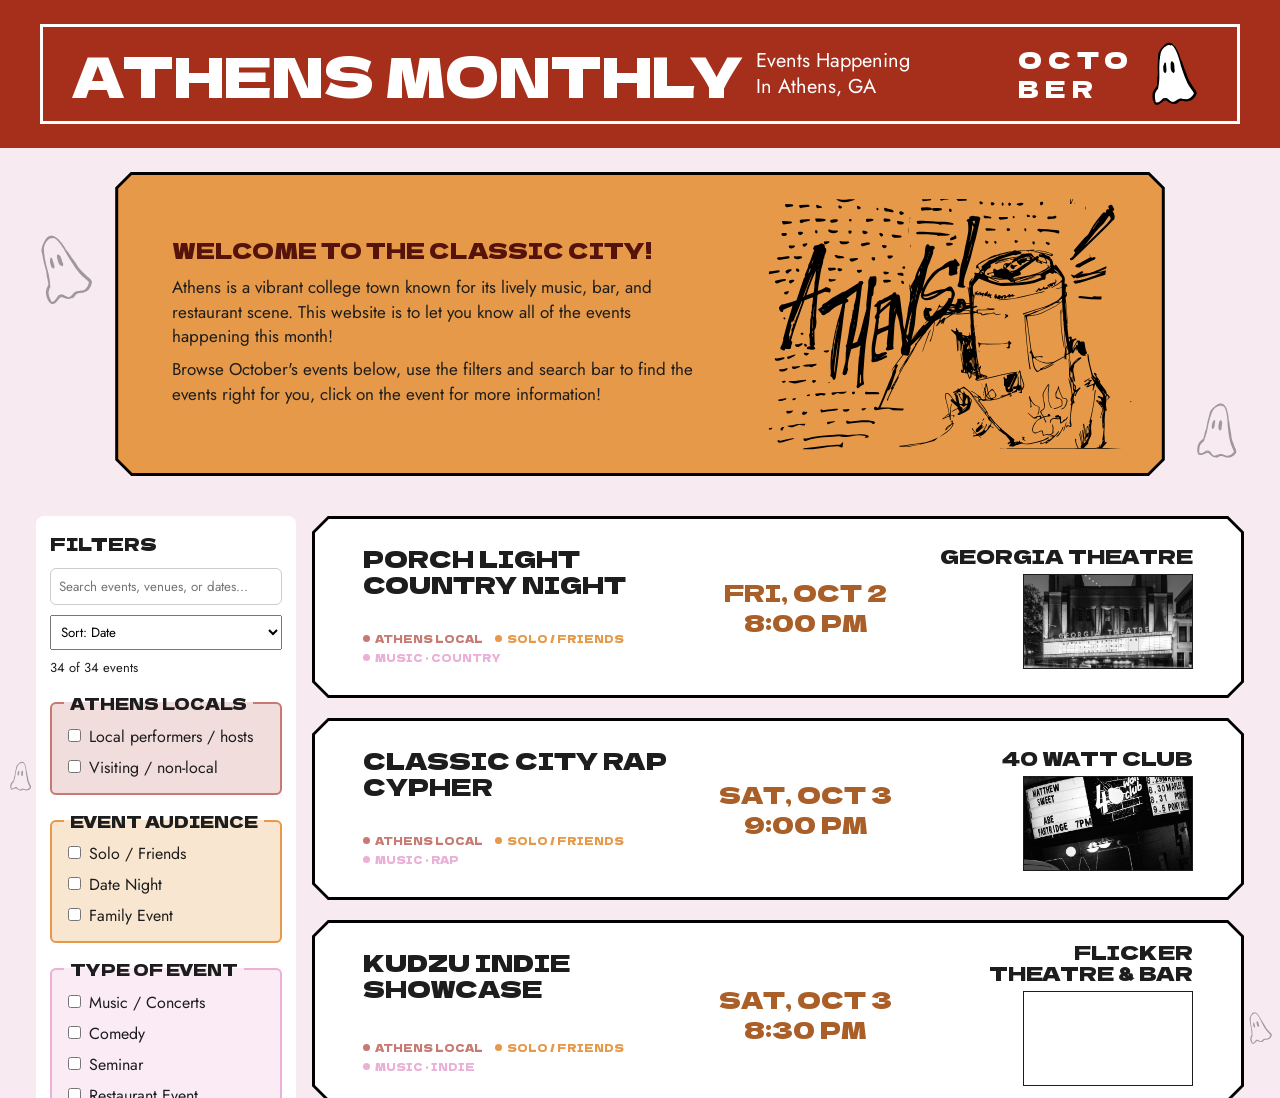
<file: index.html>
<!DOCTYPE html>
<html lang="en">
<head>
    <meta charset="UTF-8">
    <meta http-equiv="refresh" content="0; url=athens-monthly/">
    <link rel="canonical" href="athens-monthly/">
    <title>Athens Monthly</title>
</head>
<body>
    <p><a href="athens-monthly/">Go to Athens Monthly</a></p>
</body>
</html>
</file>
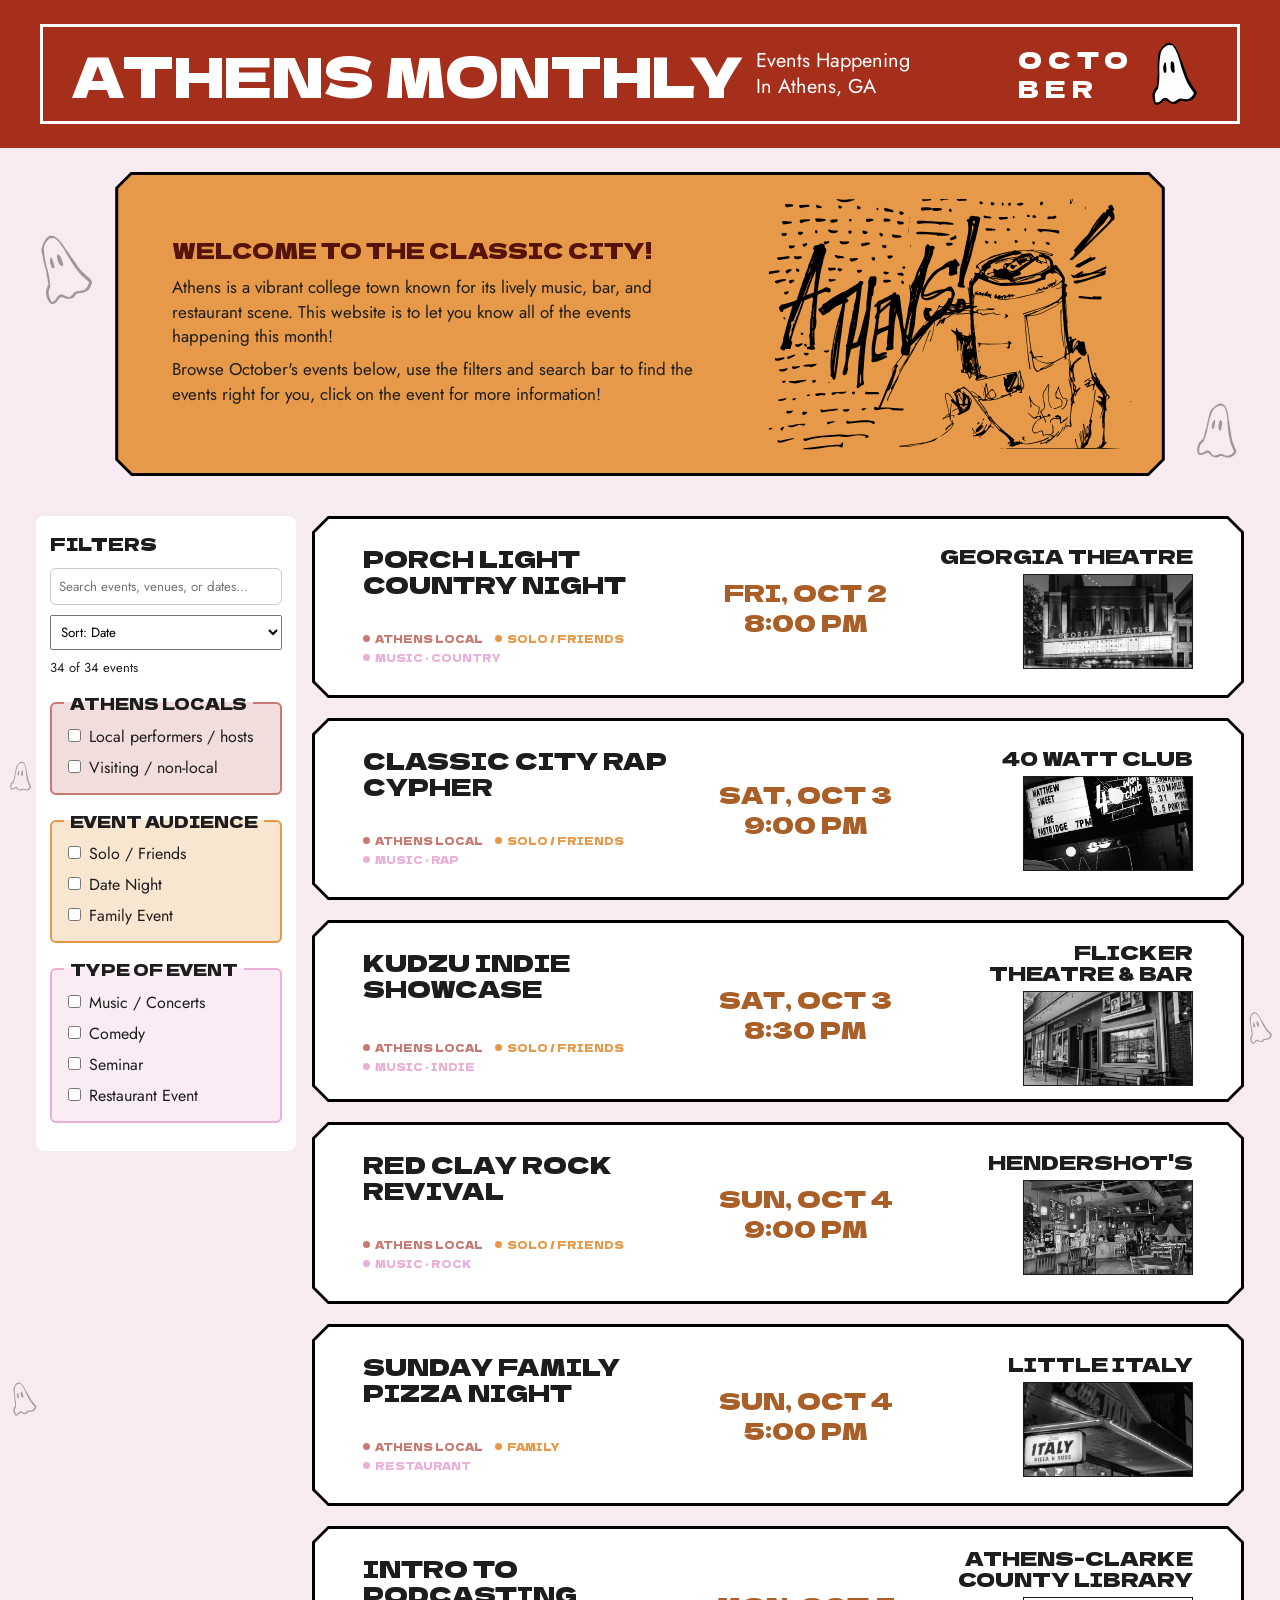
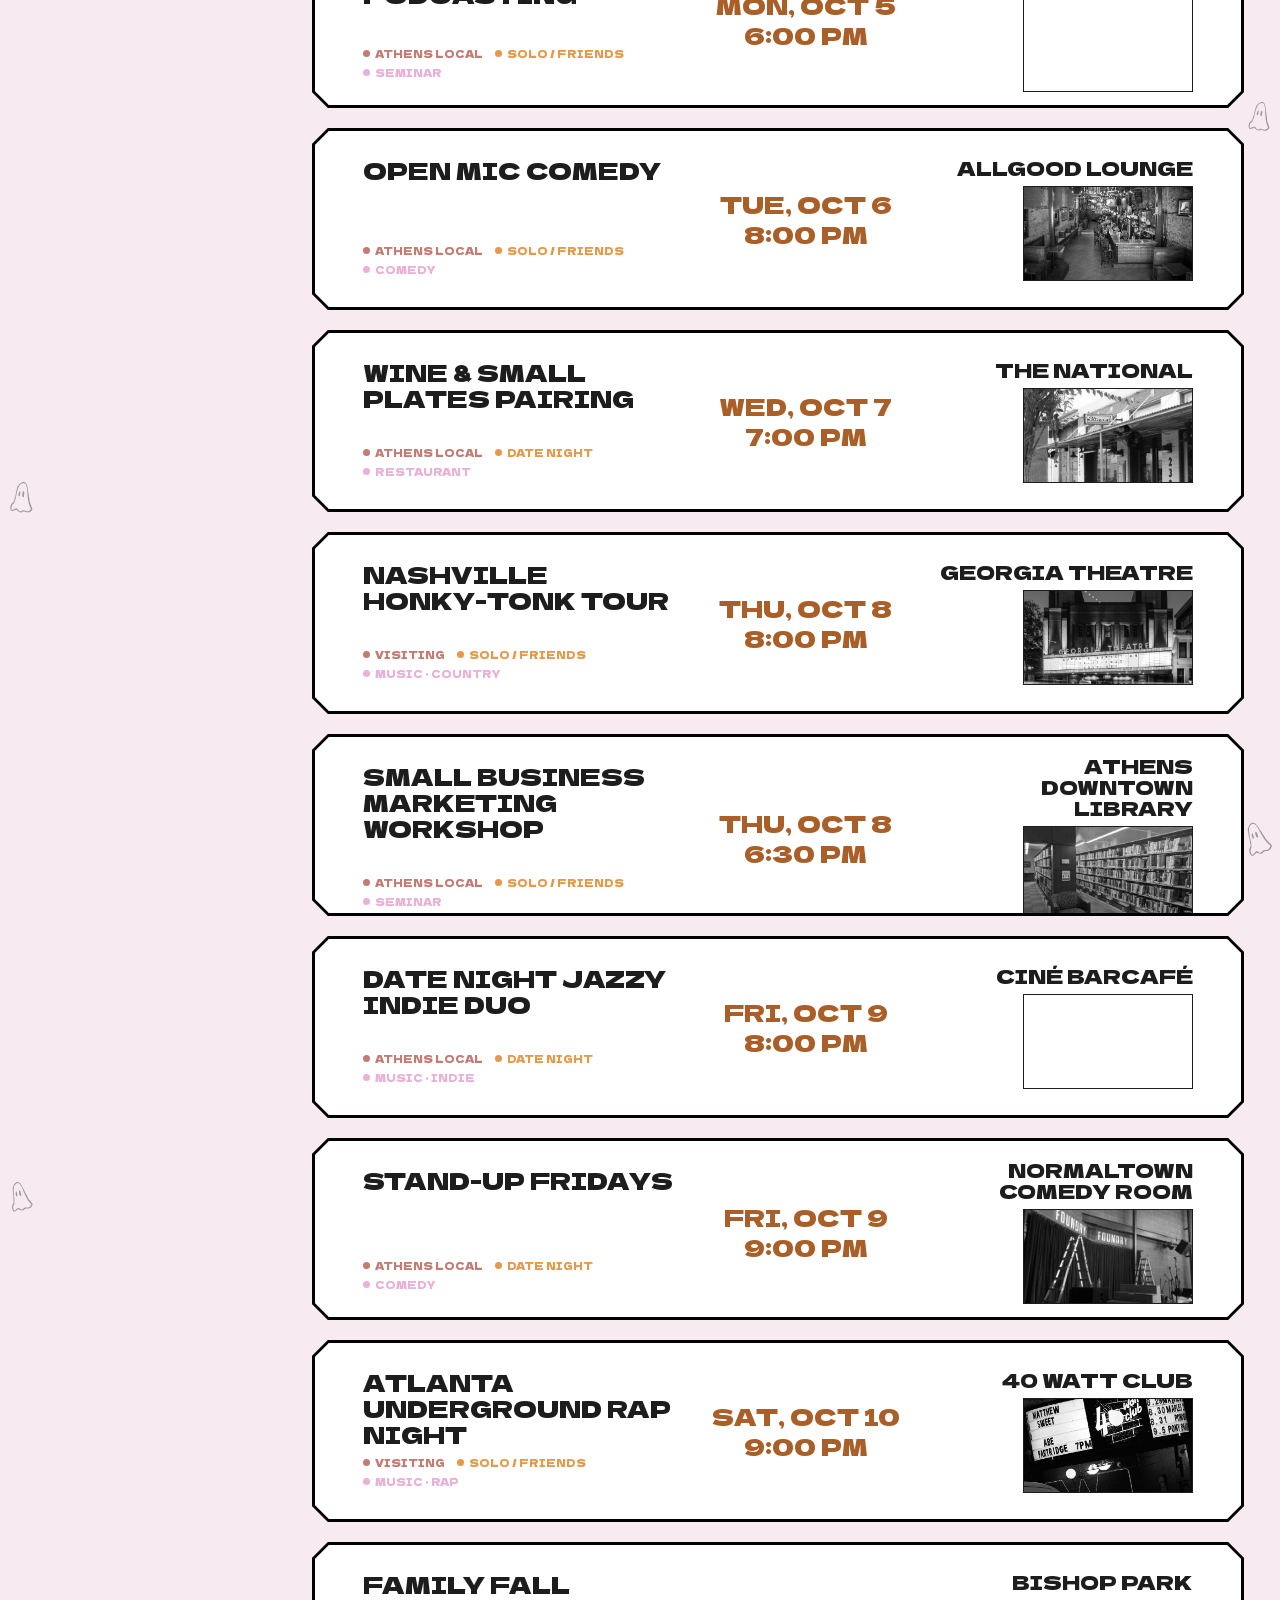
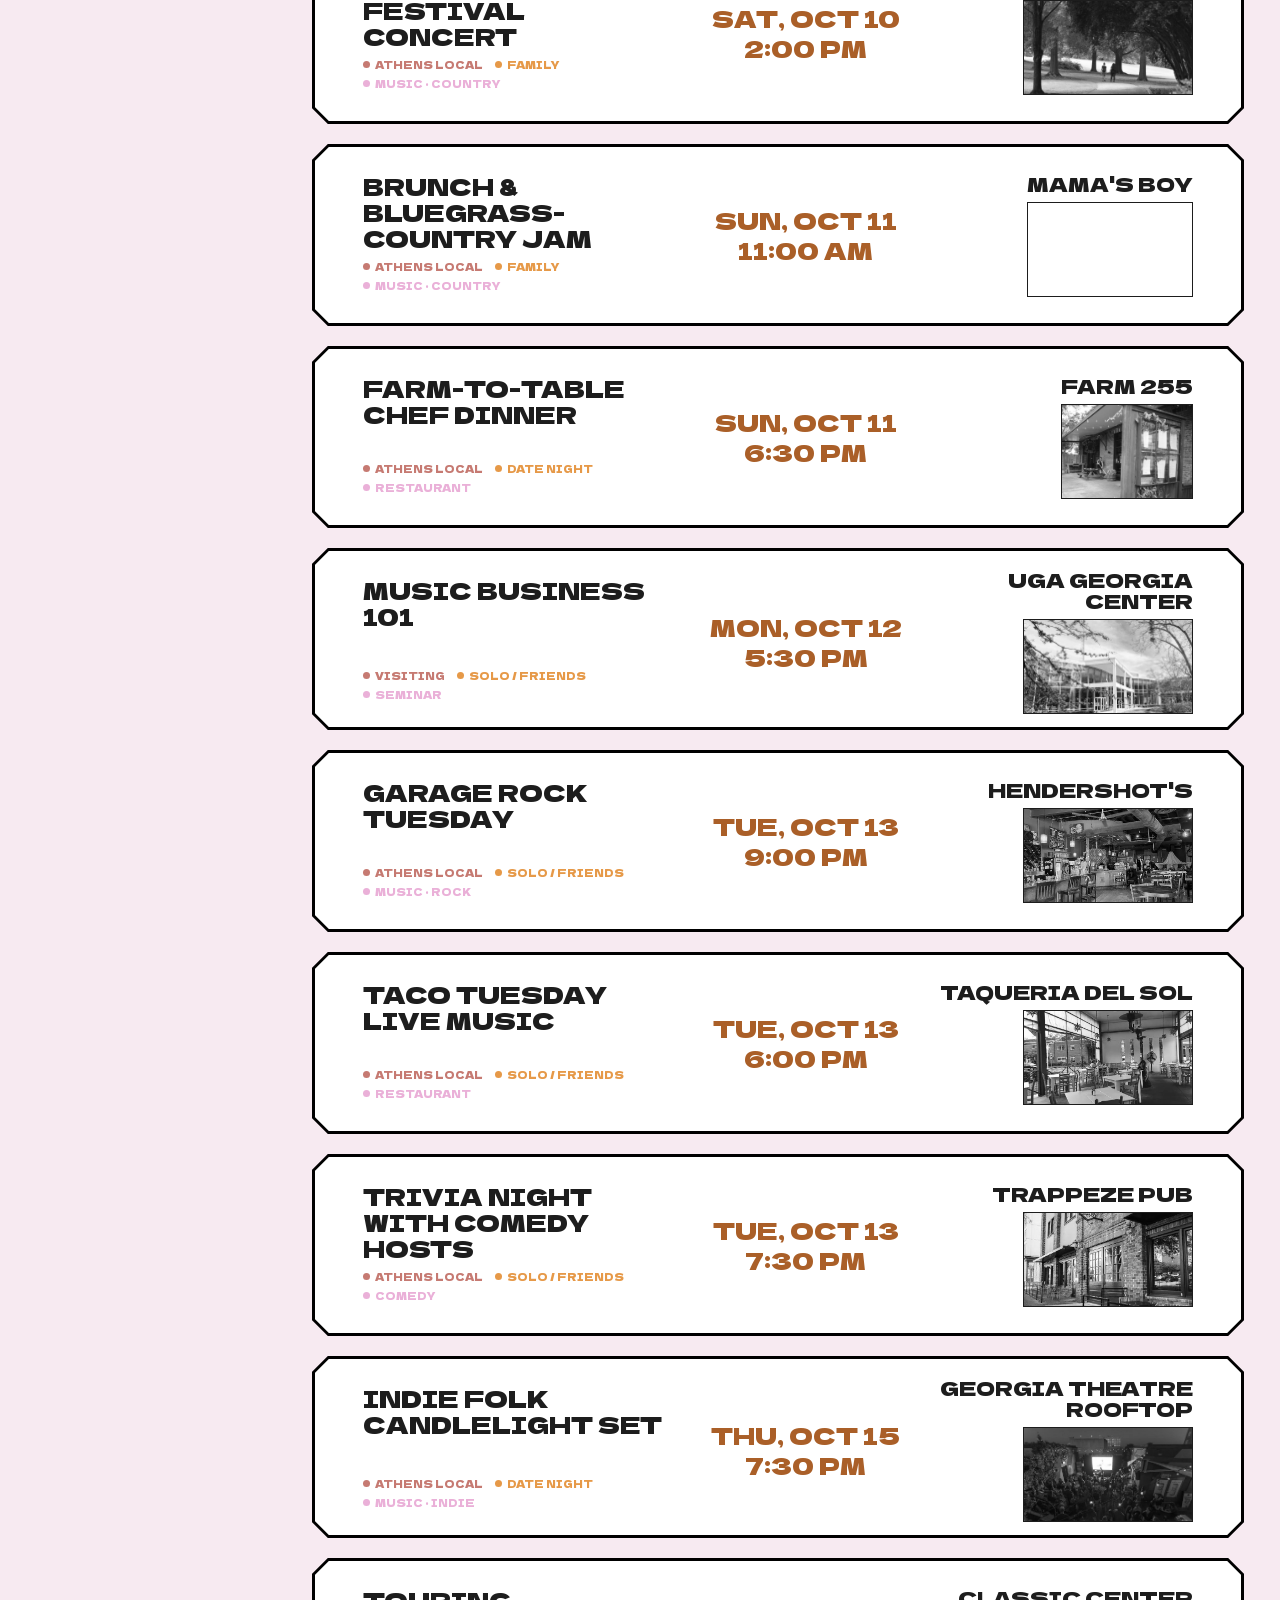
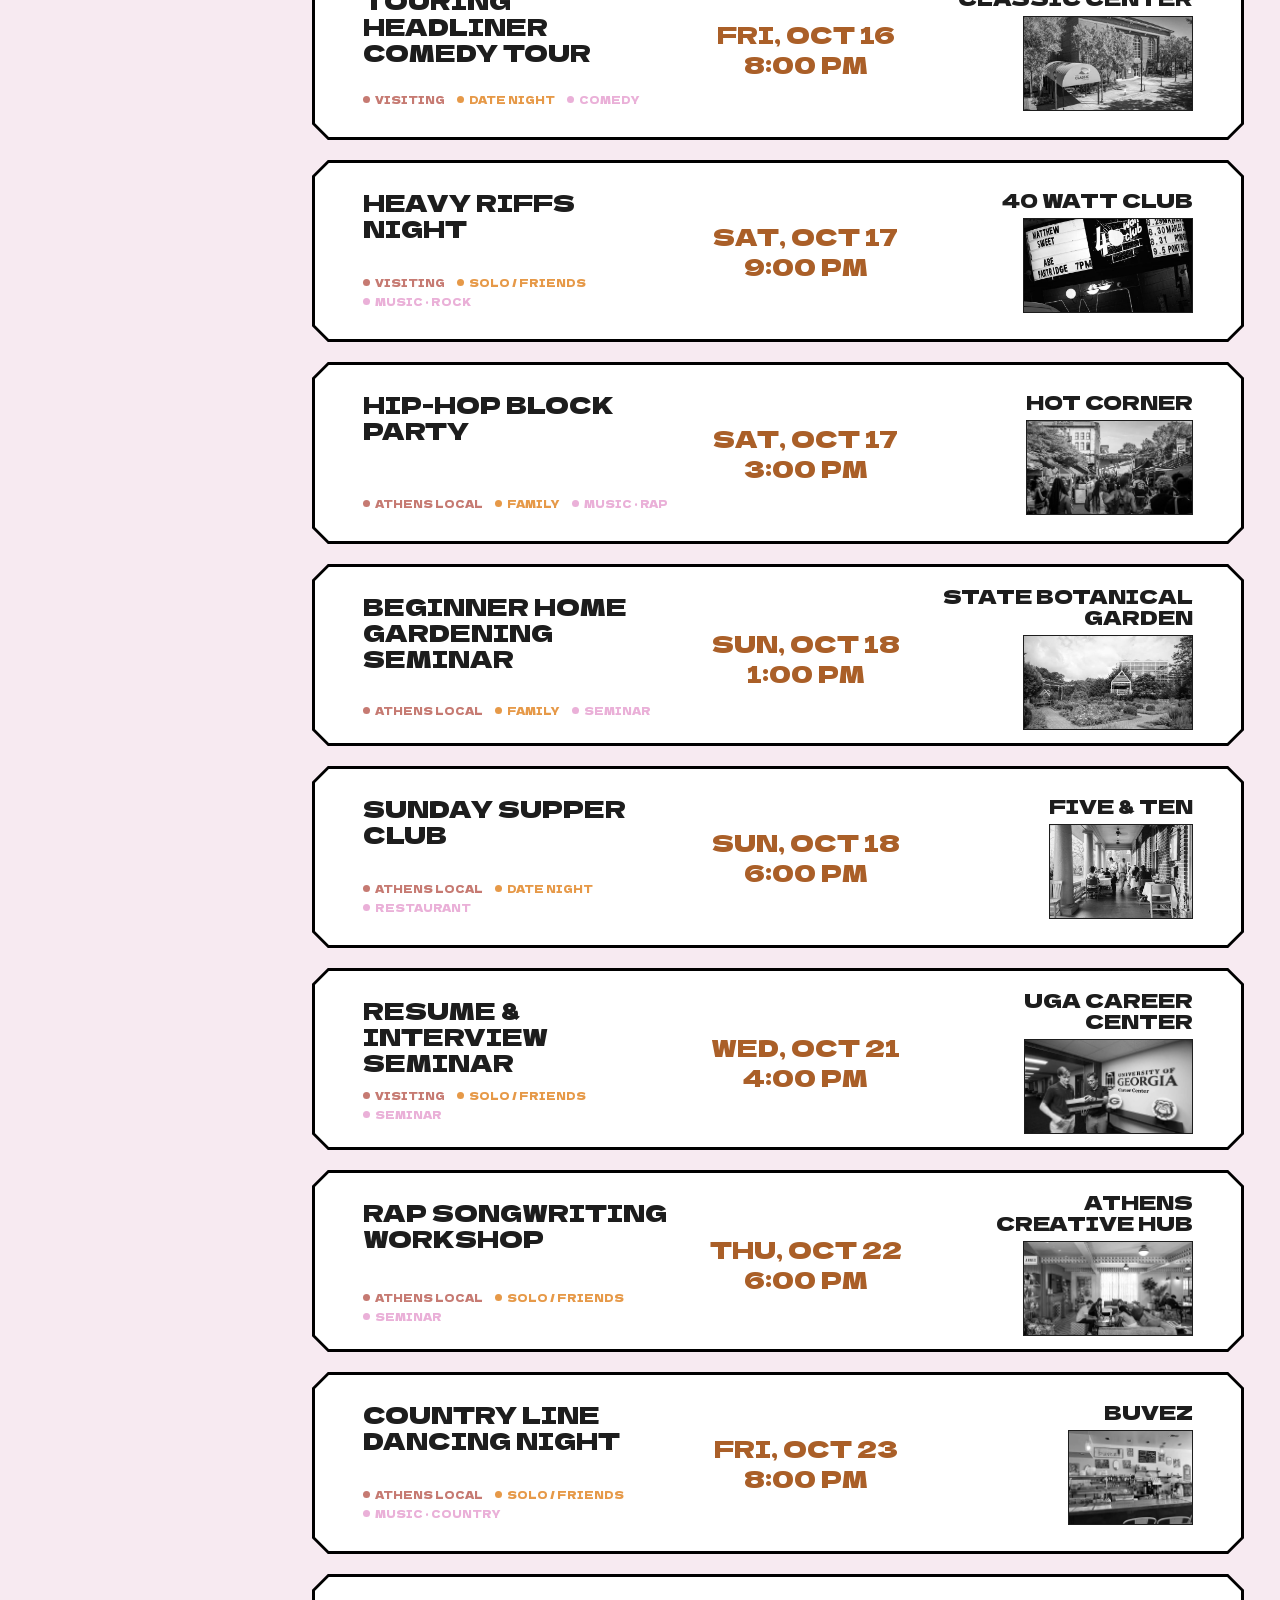
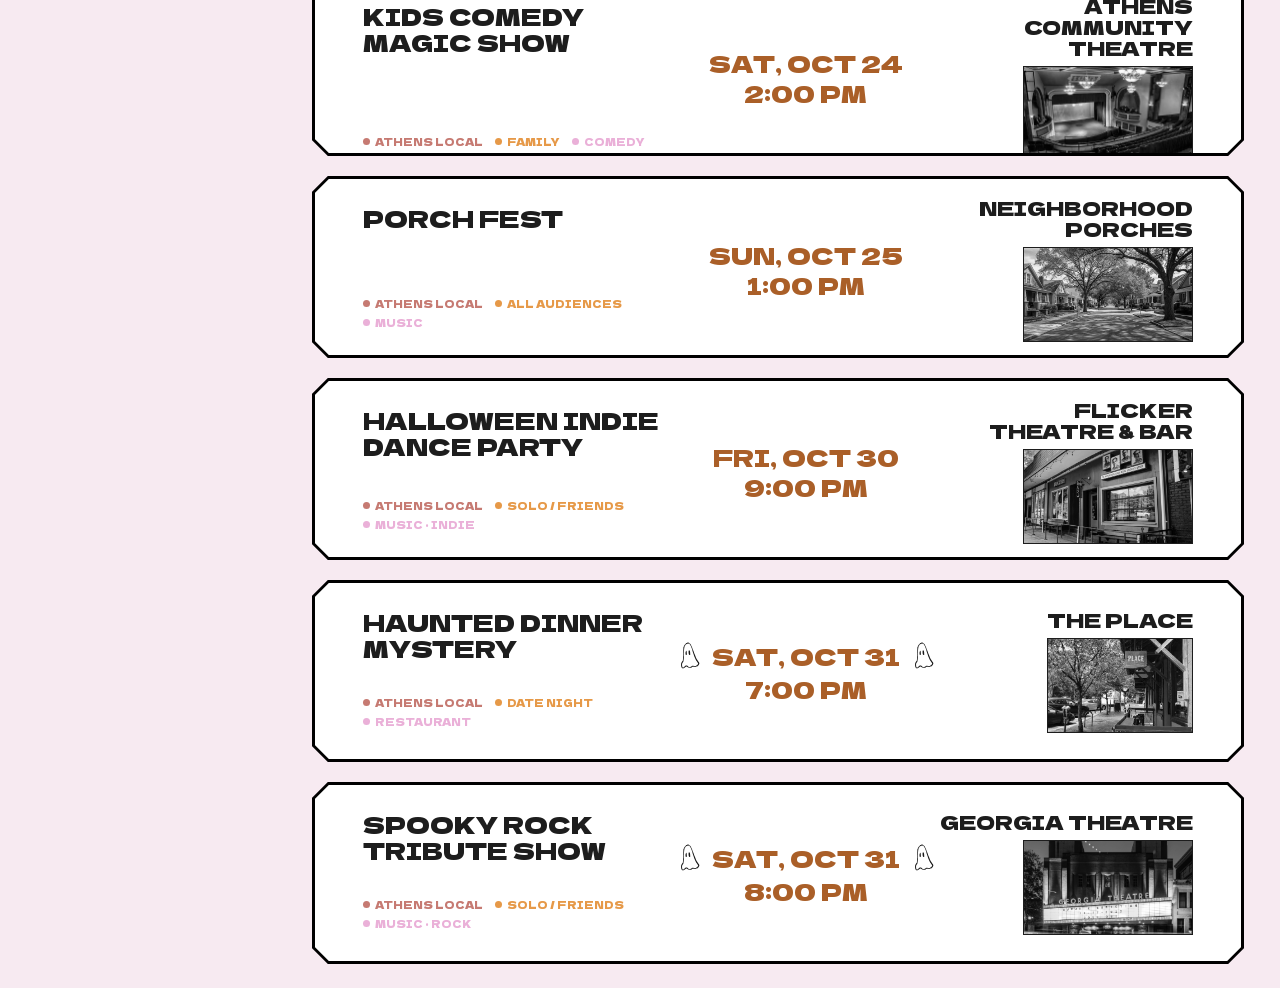
<file: athens-monthly/index.html>
<!DOCTYPE html>
<html lang="en">
<head>
    <meta charset="UTF-8">
    <meta name="viewport" content="width=device-width, initial-scale=1.0">
    <title>Athens Monthly</title>
    <link rel="preconnect" href="https://fonts.googleapis.com">
    <link href="https://fonts.googleapis.com/css2?family=Dela+Gothic+One&family=Jost:wght@400;500;600&display=swap" rel="stylesheet">
    <link rel="stylesheet" href="style.css">
</head>
<body>
    <div class="ghost-bg" aria-hidden="true">
        <img src="images/ghost.svg" alt="" style="top:230px; left:22px; width:78px; --r:-14deg">
        <img src="images/ghost.svg" alt="" style="top:400px; right:30px; width:64px; --r:12deg">
        <img src="images/ghost.svg" alt="" style="top:760px; left:4px; width:34px; --r:10deg">
        <img src="images/ghost.svg" alt="" style="top:1010px; right:4px; width:36px; --r:-10deg">
        <img src="images/ghost.svg" alt="" style="top:1380px; left:3px; width:38px; --r:-8deg">
        <img src="images/ghost.svg" alt="" style="top:1700px; right:3px; width:34px; --r:14deg">
        <img src="images/ghost.svg" alt="" style="top:2080px; left:4px; width:36px; --r:12deg">
        <img src="images/ghost.svg" alt="" style="top:2420px; right:4px; width:38px; --r:-12deg">
        <img src="images/ghost.svg" alt="" style="top:2780px; left:3px; width:34px; --r:-6deg">
    </div>

    <header>
        <div class="masthead">
            <h1>Athens Monthly</h1>
            <p>Events Happening<br>In Athens, GA</p>
            <div class="month">OCTO<br>BER</div>
            <img class="ghost" src="images/whiteghost.svg" alt="">
        </div>
    </header>

    <section class="intro">
        <div class="intro-inner">
            <img src="images/athensbackground.svg" alt="Illustration of Athens, Georgia">
            <div class="intro-text">
                <h2>Welcome to the Classic City!</h2>
                <p>Athens is a vibrant college town known for its lively music, bar, and restaurant scene. This website is to let you know all of the events happening this month!</p>
                <p>Browse October's events below, use the filters and search bar to find the events right for you, click on the event for more information!</p>
            </div>
        </div>
    </section>

    <div class="layout">
        <aside id="filters">
            <div class="filter-top">
                <h2>Filters</h2>
            </div>

            <input type="search" id="search" placeholder="Search events, venues, or dates..." aria-label="Search events">
            <div class="count-row">
                <select id="sort" aria-label="Sort by">
                    <option value="date">Sort: Date</option>
                    <option value="title">Sort: Name (A-Z)</option>
                    <option value="venue">Sort: Venue</option>
                </select>
                <p id="count"></p>
            </div>

            <fieldset class="locals">
                <legend>Athens Locals</legend>
                <label><input type="checkbox" name="local" value="local"> Local performers / hosts</label>
                <label><input type="checkbox" name="local" value="visiting"> Visiting / non-local</label>
            </fieldset>

            <fieldset class="type">
                <legend>Event Audience</legend>
                <label><input type="checkbox" name="audience" value="solo"> Solo / Friends</label>
                <label><input type="checkbox" name="audience" value="date"> Date Night</label>
                <label><input type="checkbox" name="audience" value="family"> Family Event</label>
            </fieldset>

            <fieldset class="event">
                <legend>Type of Event</legend>
                <label><input type="checkbox" name="category" value="music" id="music-parent"> Music / Concerts</label>
                <div class="sub" id="genres">
                    <label><input type="checkbox" name="genre" value="country"> Country</label>
                    <label><input type="checkbox" name="genre" value="rap"> Rap</label>
                    <label><input type="checkbox" name="genre" value="indie"> Indie</label>
                    <label><input type="checkbox" name="genre" value="rock"> Rock</label>
                </div>
                <label><input type="checkbox" name="category" value="comedy"> Comedy</label>
                <label><input type="checkbox" name="category" value="seminar"> Seminar</label>
                <label><input type="checkbox" name="category" value="restaurant"> Restaurant Event</label>
            </fieldset>
        </aside>

        <main>
            <div id="events"></div>
        </main>
    </div>

    <dialog id="modal">
        <button type="button" id="modal-close" aria-label="Close">&times;</button>
        <div id="modal-photo"></div>
        <div id="modal-body"></div>
    </dialog>

    <script src="events.js"></script>
    <script src="script.js"></script>
</body>
</html>
</file>
<file: athens-monthly/style.css>
* { box-sizing: border-box; }

body {
    margin: 0;
    position: relative;
    font-family: "Jost", "Futura", "Century Gothic", Arial, sans-serif;
    background: #f7eaf1;
    color: #1d1d1d;
}

input, select, button { font-family: inherit; }

input[type="checkbox"] { accent-color: var(--uga-red); }

:focus-visible { outline: 3px solid var(--date); outline-offset: 2px; }

#search:focus, #sort:focus { outline: 3px solid var(--date); border-color: var(--uga-red); }

::selection { background: var(--type); color: #1d1d1d; }

header {
    background: var(--uga-red);
    color: #fff;
    padding: 24px 40px;
    position: sticky;
    top: 0;
    z-index: 10;
}

.masthead {
    display: flex;
    align-items: center;
    gap: clamp(12px, 1vw, 16px);
    width: min(100%, 1600px);
    margin-inline: auto;
    border: 3px solid #fff;
    padding: 18px clamp(24px, 2.3vw, 32px);
}

header h1 {
    margin: 0;
    font-family: "Dela Gothic One", "Arial Black", Arial, sans-serif;
    font-weight: normal;
    font-size: clamp(28px, 5vw, 56px);
    line-height: 1;
    text-transform: uppercase;
    white-space: nowrap;
}

header p { margin: 0; font-size: 20px; line-height: 1.3; }

.month {
    margin-left: auto;
    margin-right: -14px;
    font-family: "Dela Gothic One", "Arial Black", Arial, sans-serif;
    font-size: 24px;
    line-height: 1.2;
    letter-spacing: 0.25em;
}

.ghost { width: 75px; height: 83px; margin: -15px 0; flex-shrink: 0; object-fit: contain; }

.ghost-bg {
    position: absolute;
    inset: 0;
    z-index: -1;
    overflow: hidden;
    pointer-events: none;
}

.ghost-bg img {
    position: absolute;
    height: auto;
    opacity: 0.35;
    transform: rotate(var(--r, 0deg));
}


.date-line { display: flex !important; align-items: center; justify-content: center; gap: 8px; white-space: nowrap; }
.date-ghost { width: 30px; height: 30px; object-fit: contain; opacity: 0.9; pointer-events: none; }


.intro {
    --bevel: 16px;
    background: #000;
    padding: 3px;
    width: min(1400px, calc(100% - clamp(64px, 18vw, 260px)));
    margin: 24px auto 0;
    clip-path: polygon(var(--bevel) 0, calc(100% - var(--bevel)) 0, 100% var(--bevel),
        100% calc(100% - var(--bevel)), calc(100% - var(--bevel)) 100%, var(--bevel) 100%,
        0 calc(100% - var(--bevel)), 0 var(--bevel));
}

.intro-inner {
    --bevel: 14px;
    display: flex;
    align-items: center;
    gap: clamp(20px, 2vw, 28px);
    background: var(--type);
    padding: clamp(16px, 1.5vw, 24px) clamp(20px, 2vw, 28px);
    overflow: hidden;
    clip-path: polygon(var(--bevel) 0, calc(100% - var(--bevel)) 0, 100% var(--bevel),
        100% calc(100% - var(--bevel)), calc(100% - var(--bevel)) 100%, var(--bevel) 100%,
        0 calc(100% - var(--bevel)), 0 var(--bevel));
}


.intro img { width: 380px; height: 380px; margin: -60px 0; flex-shrink: 0; object-fit: contain; order: 2; }

.intro h2 {
    margin: 0 0 10px;
    font-family: "Dela Gothic One", "Arial Black", Arial, sans-serif;
    font-weight: normal;
    font-size: 22px;
    text-transform: uppercase;
    color: #55130b;
}

.intro-text { flex: 0 1 620px; width: 620px; max-width: 100%; padding: 0 24px 0 28px; }
.intro img { margin-left: auto; }

.intro p { margin: 0 0 8px; font-size: 17px; line-height: 1.45; }

.layout {
    display: flex;
    width: min(100%, 1600px);
    margin-inline: auto;
    gap: 16px;
    padding: 40px clamp(24px, 2.8vw, 40px) 24px;
    align-items: flex-start;
}

#filters {
    width: 260px;
    flex-shrink: 0;
    background: #fff;
    padding: 14px;
    border-radius: 8px;
    position: sticky;
    top: calc(var(--header-h, 0px) + 24px);
    max-height: calc(100vh - var(--header-h, 0px) - 48px);
    overflow-y: auto;
}

.filter-top {
    display: flex;
    justify-content: space-between;
    align-items: center;
    gap: 10px;
}

.filter-top h2 { margin: 0; font-size: 18px; }

#sort { width: 100%; padding: 6px; }

#search {
    width: 100%;
    margin-top: 12px;
    padding: 8px;
    border: 1px solid #ccc;
    border-radius: 6px;
}

:root {
    --uga-red: #a62f1c;
    --locals: #c67a72;
    --type: #e69948;
    --event: #eab0d8;
    --date: #aa5f28;
    --ink: #1d1d1d;
}

fieldset {
    border: 2px solid #ddd;
    border-radius: 6px;
    margin: 14px 0;
}

fieldset.locals { border-color: var(--locals); background: color-mix(in srgb, var(--locals) 25%, #fff); }
fieldset.type { border-color: var(--type); background: color-mix(in srgb, var(--type) 25%, #fff); }
fieldset.event { border-color: var(--event); background: color-mix(in srgb, var(--event) 25%, #fff); }

legend { font-weight: bold; padding: 0 6px; }
.locals legend, .type legend, .event legend { color: #1d1d1d; }

.filter-top h2, legend {
    font-family: "Dela Gothic One", "Arial Black", Arial, sans-serif;
    font-weight: normal;
    text-transform: uppercase;
}

.card span.locals { background: var(--locals); color: var(--ink); }
.card span.type { background: var(--type); color: #1d1d1d; }
.card span.event { background: var(--event); color: #1d1d1d; }

fieldset label { display: block; padding: 4px 0; }

.sub { margin-left: 22px; display: none; }
.sub.open { display: block; }

button {
    cursor: pointer;
    border: 1px solid var(--uga-red);
    background: #fff;
    color: var(--uga-red);
    border-radius: 4px;
    padding: 4px 10px;
}

main { flex: 1; }

.count-row { display: flex; flex-direction: column; gap: 8px; margin-top: 10px; }
#count { margin: 0; font-size: 13px; }

#events {
    display: flex;
    flex-direction: column;
    gap: 20px;
}


.card {
    --bevel: 16px;
    background: #000;
    padding: 3px;
    clip-path: polygon(var(--bevel) 0, calc(100% - var(--bevel)) 0, 100% var(--bevel),
        100% calc(100% - var(--bevel)), calc(100% - var(--bevel)) 100%, var(--bevel) 100%,
        0 calc(100% - var(--bevel)), 0 var(--bevel));
}

.card-inner {
    position: relative;
    --bevel: 14px;
    background: #fff;
    clip-path: polygon(var(--bevel) 0, calc(100% - var(--bevel)) 0, 100% var(--bevel),
        100% calc(100% - var(--bevel)), calc(100% - var(--bevel)) 100%, var(--bevel) 100%,
        0 calc(100% - var(--bevel)), 0 var(--bevel));
    display: grid;
    grid-template-columns: minmax(0, 1.2fr) minmax(170px, 0.8fr) minmax(200px, 1fr);
    gap: 20px;
    align-items: center;
    height: 176px;
    padding: 18px 28px;
    font-family: "Dela Gothic One", "Arial Black", Arial, sans-serif;
    text-transform: uppercase;
}

.card h3, .card p { margin: 0; font-weight: normal; }
.event-name-column {
    align-self: stretch;
    min-width: 0;
    display: flex;
    flex-direction: column;
    justify-content: space-between;
    padding-left: 20px;
}
.card h3 { padding-top: 8px; font-size: 24px; line-height: 1.08; }
.when, .where { font-size: 20px; line-height: 1.05; }
.when { font-size: 24px; }
.when { align-self: center; text-align: center; }
.when span { display: block; color: var(--date); }
.when span + span { margin-top: 5px; }
.where { min-width: 0; align-self: center; justify-self: end; padding-right: 20px; text-align: right; }
.venue-thumb {
    display: block;
    width: min(170px, 100%);
    height: 95px;
    margin: 8px 0 0 auto;
    border: 1px solid #1d1d1d;
    object-fit: cover;
    filter: grayscale(1);
}

.chips {
    display: flex;
    flex-direction: row;
    flex-wrap: wrap;
    gap: 4px 12px;
    max-width: 100%;
    transform: translateY(-12px);
}

.chip {
    display: flex;
    align-items: center;
    gap: 5px;
    padding: 0;
    font-size: 10px;
    text-align: left;
}

.chip::before {
    content: "";
    width: 7px;
    height: 7px;
    flex: 0 0 7px;
    border-radius: 50%;
    background: currentColor;
}
.chip.locals { color: var(--locals); }
.chip.type { color: var(--type); }
.chip.event { color: var(--event); }
.chip.locals::before, .chip.type::before, .chip.event::before { background: currentColor; }

.card { cursor: pointer; }
.card:hover { background: var(--uga-red); }

#modal {
    border: none;
    border-radius: 10px;
    padding: 0;
    width: min(560px, 92vw);
    max-height: 90vh;
    overflow-y: auto;
}

#modal::backdrop { background: rgba(0, 0, 0, 0.55); }

#modal-close {
    position: absolute;
    top: 8px;
    right: 8px;
    width: 32px;
    height: 32px;
    font-size: 20px;
    line-height: 1;
    padding: 0;
    border-radius: 50%;
}

#modal-photo img { display: block; width: 100%; height: 240px; object-fit: cover; }

#modal-photo.placeholder {
    height: 240px;
    display: flex;
    align-items: center;
    justify-content: center;
    text-align: center;
    padding: 20px;
    color: #fff;
    font-size: 24px;
    font-weight: bold;
    background: var(--uga-red);
}

#modal-photo.music { background: linear-gradient(135deg, #a62f1c, #55130b); }
#modal-photo.comedy { background: linear-gradient(135deg, #aa5f28, #a62f1c); }
#modal-photo.seminar { background: linear-gradient(135deg, #55130b, #aa5f28); }
#modal-photo.restaurant { background: linear-gradient(135deg, #aa5f28, #55130b); }

#modal-body { padding: 20px; }
#modal-body h2 { margin-top: 0; }
#modal-body dl { display: grid; grid-template-columns: 70px 1fr; gap: 6px; margin: 0 0 12px; }
#modal-body dt { font-weight: bold; }
#modal-body dd { margin: 0; }
#modal-body a { color: var(--uga-red); font-weight: 600; text-underline-offset: 2px; }
#modal-body a:hover { color: var(--ink); }
#modal-body span {
    display: inline-block;
    border-radius: 10px;
    padding: 2px 8px;
    margin: 8px 4px 0 0;
    font-size: 12px;
    color: #fff;
    text-transform: capitalize;
}
#modal-body span.locals { background: var(--locals); color: var(--ink); }
#modal-body span.type { background: var(--type); color: #1d1d1d; }
#modal-body span.event { background: var(--event); color: #1d1d1d; }


@media (max-width: 900px) {
    header { padding: 12px 16px; }
    .masthead { flex-wrap: wrap; gap: 12px 18px; padding: 14px 18px; }
    header h1 { font-size: clamp(24px, 5vw, 40px); white-space: normal; }
    header p { font-size: 16px; }
    .month { font-size: 20px; }
    .ghost { width: 52px; height: 58px; margin: -8px 0; }

    .intro { width: auto; margin: 12px 16px 0; }
    .intro-inner { flex-direction: column; text-align: center; padding: 18px; gap: 12px; }
    .intro img { width: min(200px, 45vw); height: auto; aspect-ratio: 1; margin: -24px 0; order: 0; }
    .intro-text { width: 100%; max-width: none; padding: 0; }
    .intro img { margin-left: 0; }
    .intro h2 { font-size: 20px; }
    .intro p { font-size: 16px; }

    .layout { flex-direction: column; gap: 18px; padding: 18px 16px; }
    #filters { width: 100%; max-height: none; position: static; padding: 16px; font-size: 15px; }
    .filter-top h2 { font-size: 18px; }
    #filters legend { font-size: 14px; }
    #filters fieldset { margin: 12px 0; padding: 6px 10px; }
    #filters fieldset label { padding: 4px 0; }
    main { width: 100%; }

    .card-inner {
        grid-template-columns: minmax(0, 1fr) minmax(150px, 0.8fr);
        grid-template-areas: "name date" "venue venue";
        gap: 14px 18px;
        height: auto;
        min-height: 220px;
        padding: 18px 22px;
    }
    .event-name-column { grid-area: name; padding: 0; gap: 14px; }
    .when { grid-area: date; }
    .where { grid-area: venue; }
    .card h3 { padding: 0; font-size: 20px; }
    .when { font-size: 20px; }
    .when span + span { margin-top: 6px; }
    .where {
        width: 100%;
        display: flex;
        align-items: center;
        justify-content: space-between;
        gap: 14px;
        padding: 0;
        text-align: left;
        font-size: 17px;
    }
    .venue-thumb { width: min(170px, 42%); height: auto; aspect-ratio: 170 / 95; margin: 0; }
    .chips { gap: 6px 10px; transform: none; }
    .chip { font-size: 10px; }
    .date-line { gap: 4px; }
    .date-ghost { width: 22px; height: 22px; }
}

@media (max-width: 560px) {
    header { padding: 8px; }
    .masthead { gap: 8px 12px; padding: 10px 12px; }
    header h1 { width: 100%; font-size: clamp(23px, 8vw, 34px); }
    header p { font-size: 14px; }
    .month { font-size: 17px; }
    .ghost { width: 40px; height: 45px; }

    .intro { margin: 10px 8px 0; }
    .intro-inner { padding: 14px; }
    .intro h2 { font-size: 17px; }
    .intro p { font-size: 14px; line-height: 1.4; }

    .layout { padding: 12px 8px; gap: 14px; }
    #filters { padding: 12px; }
    #filters fieldset label { line-height: 1.3; }

    #events { gap: 14px; }
    .card-inner {
        grid-template-columns: minmax(0, 1fr);
        grid-template-areas: "name" "date" "venue";
        gap: 12px;
        min-height: 0;
        padding: 18px 20px;
    }
    .event-name-column { gap: 10px; }
    .card h3 { font-size: 19px; line-height: 1.15; }
    .when { align-self: start; justify-self: start; padding-left: 0; text-align: left; font-size: 19px; }
    .where { flex-direction: column; align-items: flex-start; justify-content: flex-start; gap: 8px; font-size: 16px; }
    .venue-thumb { width: min(170px, 100%); margin: 0; }
    .chips { gap: 5px 9px; }
    .chip { font-size: 9px; }
    #modal { width: 94vw; }
    #modal-photo img, #modal-photo.placeholder { height: 190px; }
}

@media (min-width: 1601px) {
    .masthead,
    .layout {
        width: min(100%, 2000px);
    }

    header { padding-inline: clamp(40px, 4vw, 80px); }
    .masthead { gap: clamp(28px, 2vw, 40px); padding-inline: clamp(32px, 3vw, 56px); }
    header h1 { font-size: clamp(56px, 3.5vw, 72px); }
    header p { font-size: clamp(20px, 1.35vw, 27px); }
    .month { font-size: clamp(24px, 1.7vw, 34px); }
    .ghost { width: clamp(75px, 5vw, 100px); height: clamp(83px, 5.5vw, 110px); }

    .intro { width: min(1750px, calc(100% - clamp(260px, 18vw, 360px))); }
    .intro-inner { gap: clamp(28px, 2vw, 40px); }
    .intro img { width: clamp(380px, 24vw, 460px); height: clamp(380px, 24vw, 460px); }
    .intro-text { flex-basis: clamp(620px, 40vw, 780px); width: clamp(620px, 40vw, 780px); }
    .intro h2 { font-size: clamp(22px, 1.5vw, 30px); }
    .intro p { font-size: clamp(17px, 1.15vw, 23px); }

    .layout { gap: clamp(16px, 1.5vw, 30px); padding-inline: clamp(40px, 3vw, 60px); }
    #filters { width: clamp(260px, 18vw, 340px); padding: clamp(14px, 1.2vw, 22px); }
    .filter-top h2 { font-size: clamp(18px, 1.2vw, 24px); }
    #filters fieldset label { font-size: clamp(15px, 1vw, 20px); }

    #events { gap: clamp(20px, 1.4vw, 28px); }
    .card-inner {
        grid-template-columns: minmax(0, 1.2fr) minmax(220px, 0.8fr) minmax(260px, 1fr);
        gap: clamp(20px, 1.5vw, 30px);
        height: clamp(176px, 11vw, 220px);
        padding: clamp(18px, 1.5vw, 30px) clamp(28px, 2vw, 40px);
    }
    .card h3 { font-size: clamp(24px, 1.6vw, 32px); }
    .when, .where { font-size: clamp(20px, 1.35vw, 27px); }
    .when { font-size: clamp(24px, 1.6vw, 32px); }
    .venue-thumb { width: clamp(170px, 10.5vw, 210px); height: auto; aspect-ratio: 170 / 95; }
    .chips { gap: clamp(6px, 0.6vw, 12px) clamp(12px, 0.8vw, 16px); }
    .chip { font-size: clamp(10px, 0.75vw, 15px); }
}
</file>
